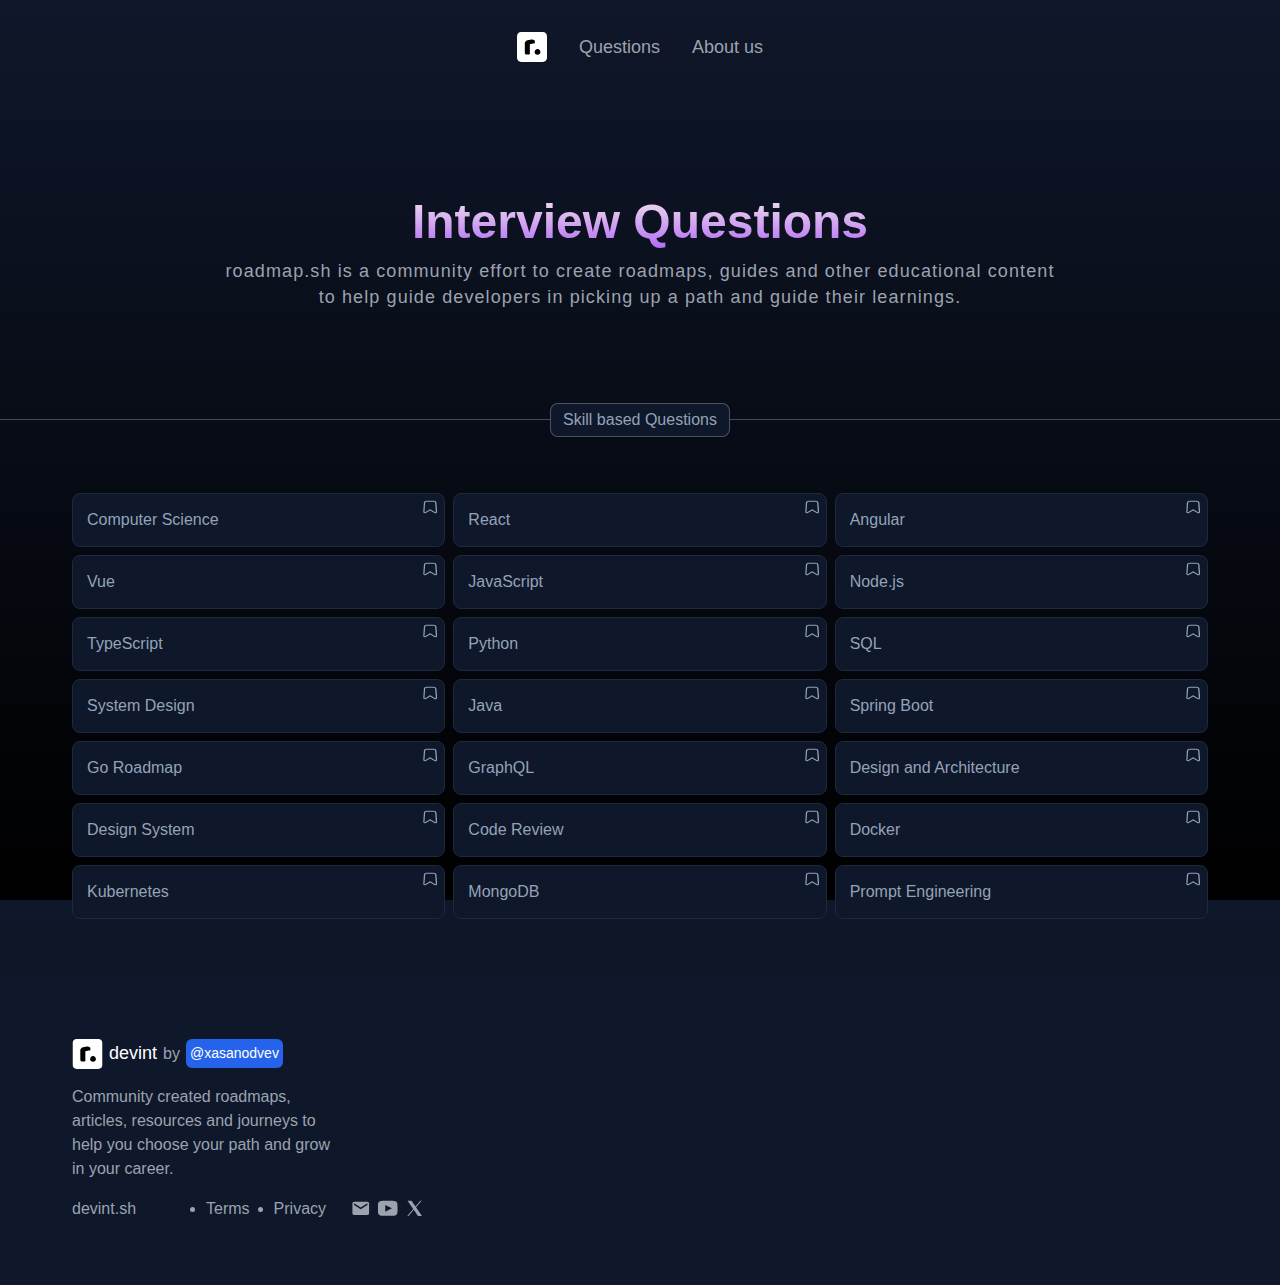
<file: index.html>
<!DOCTYPE html>
<html lang="en">
  <head>
    <meta charset="UTF-8" />
    <meta http-equiv="X-UA-Compatible" content="IE=edge" />
    <meta name="viewport" content="width=device-width, initial-scale=1.0" />

    <!-- ================== Google Fonts links ================== -->

    <!-- ================== Css links ================== -->

    <link rel="stylesheet" href="./assets/styles/normalize.css" />
    <link rel="stylesheet" href="./assets/styles/style.css" />
    <link rel="stylesheet" href="./assets/styles/index.css" />

    <!-- ================== Website Title ================== -->
    <title>Document</title>
  </head>
  <body class="page">
    <!-- ================== Website Header Section ================== -->

    <header class="header container">
      <nav class="navbar">
        <ul class="navbar__list">
          <li class="navbar__item">
            <a href="./index.html" class="navbar__item-link">
              <svg
                width="30"
                height="30"
                viewBox="0 0 30 30"
                fill="none"
                xmlns="http://www.w3.org/2000/svg"
              >
                <g clip-path="url(#clip0_1_24)">
                  <path
                    d="M0 4.13428C0 1.85088 1.85088 0 4.13428 0H25.8657C28.149 0 30 1.85088 30 4.13428V25.8657C30 28.149 28.149 30 25.8657 30H4.13428C1.85088 30 0 28.149 0 25.8657V4.13428Z"
                    fill="white"
                  />
                  <path
                    d="M12.8496 22.3378C12.6517 22.3972 12.3351 22.4565 11.8998 22.5159C11.4843 22.5753 11.0489 22.6049 10.5938 22.6049C10.1584 22.6049 9.76272 22.5753 9.40654 22.5159C9.07007 22.4565 8.78322 22.3378 8.54576 22.1597C8.3083 21.9816 8.12025 21.7442 7.9818 21.4473C7.86307 21.1307 7.80371 20.7251 7.80371 20.2304V11.3258C7.80371 10.8707 7.88279 10.4848 8.04117 10.1682C8.21926 9.83182 8.46657 9.535 8.78322 9.27773C9.09986 9.02045 9.48562 8.79296 9.94081 8.59504C10.4157 8.37741 10.9203 8.18935 11.4546 8.03108C11.9989 7.87062 12.5545 7.75156 13.1168 7.6749C13.6854 7.57641 14.2613 7.52676 14.8383 7.52649C15.7882 7.52649 16.5401 7.71444 17.0942 8.09045C17.6482 8.44663 17.9253 9.04027 17.9253 9.87137C17.9253 10.1484 17.8856 10.4255 17.8065 10.7025C17.7274 10.9597 17.6284 11.1972 17.5097 11.4148C17.0836 11.4153 16.6577 11.4351 16.2334 11.4742C15.798 11.5137 15.3726 11.5731 14.9571 11.6523C14.5415 11.7315 14.1457 11.8205 13.7698 11.9194C13.4136 11.9986 13.1068 12.0975 12.8496 12.2162V22.3378ZM17.6382 19.9632C17.6382 19.1321 17.8954 18.4396 18.4099 17.8855C18.9245 17.3314 19.6269 17.0544 20.5174 17.0544C21.4078 17.0544 22.1102 17.3314 22.6248 17.8855C23.1393 18.4396 23.3965 19.1321 23.3965 19.9632C23.3965 20.7943 23.1392 21.4869 22.6248 22.041C22.1103 22.5951 21.4078 22.8721 20.5174 22.8721C19.6269 22.8721 18.9244 22.5951 18.4099 22.041C17.8955 21.4869 17.6382 20.7943 17.6382 19.9632Z"
                    fill="black"
                  />
                </g>
                <defs>
                  <clipPath id="clip0_1_24">
                    <rect width="30" height="30" fill="white" />
                  </clipPath>
                </defs>
              </svg>
            </a>
          </li>
          <li class="navbar__item">
            <a href="./pages/questions-page.html" class="navbar__item-link">Questions</a>
          </li>
          <li class="navbar__item">
            <a href="" class="navbar__item-link">About us</a>
          </li>
        </ul>
      </nav>
    </header>

    <!-- ================== Website Hero Section ================== -->

    <div class="hero container">
      <div class="hero__info-content">
        <h1 class="hero__info-content_title">Interview Questions</h1>
        <p class="hero__info-content_subtitle">
          roadmap.sh is a community effort to create roadmaps, guides and other
          educational content to help guide developers in picking up a path and
          guide their learnings.
        </p>
      </div>
    </div>

    <div class="divisor">
      <div class="divisor__element"></div>
      <p class="divisor__title">Skill based Questions</p>
    </div>

    <!-- ================== Website Main Section ================== -->

    <main class="main container">
      <div class="main-content__wrapper">
        <a href="" class="card">
          <span class="card__title">Computer Science</span>
          <svg
            width="15"
            height="14"
            viewBox="0 0 15 14"
            fill="#9ca3af"
            xmlns="http://www.w3.org/2000/svg"
          >
            <g clip-path="url(#clip0_1_345)">
              <path
                fill-rule="evenodd"
                clip-rule="evenodd"
                d="M10.5457 0.699951H3.76618C3.0183 0.700083 2.29865 0.928424 1.75398 1.33841C1.2093 1.74841 0.880608 2.30917 0.834939 2.90635L0.159438 11.8454C0.134938 12.1667 0.252188 12.4859 0.491939 12.7456L0.580314 12.8331C1.16306 13.3679 2.17106 13.4631 2.89644 13.034L7.15593 10.5161L11.4154 13.034C11.6785 13.1896 11.9916 13.2819 12.3179 13.3C12.6443 13.3182 12.9704 13.2615 13.2578 13.1365C13.5452 13.0115 13.7821 12.8235 13.9406 12.5945C14.0991 12.3656 14.1726 12.1052 14.1524 11.844L13.4778 2.90705C13.4321 2.30968 13.1034 1.74875 12.5585 1.33862C12.0137 0.928498 11.2938 0.700083 10.5457 0.699951ZM10.5457 1.74995C11.4041 1.74995 12.1154 2.28475 12.1679 2.97075L12.8426 11.9083C12.8475 11.9702 12.8303 12.0319 12.7928 12.0862C12.7554 12.1404 12.6993 12.185 12.6312 12.2146C12.5631 12.2441 12.4859 12.2575 12.4086 12.2531C12.3313 12.2487 12.2572 12.2268 12.1951 12.1898L7.63893 9.49615C7.49909 9.41351 7.3298 9.36891 7.15593 9.36891C6.98207 9.36891 6.81278 9.41351 6.67294 9.49615L2.11593 12.1898C2.05377 12.2268 1.97968 12.2487 1.9024 12.2531C1.82512 12.2575 1.74788 12.2441 1.6798 12.2146C1.61172 12.185 1.55564 12.1404 1.51819 12.0862C1.48074 12.0319 1.46348 11.9702 1.46844 11.9083L2.14481 2.97075C2.19731 2.28475 2.90781 1.74995 3.76618 1.74995H10.5457Z"
                fill="#94A3B8"
              />
            </g>
            <defs>
              <clipPath id="clip0_1_345">
                <rect
                  width="14"
                  height="14"
                  fill="white"
                  transform="translate(0.15625)"
                />
              </clipPath>
            </defs>
          </svg>
        </a>
        <a href="" class="card">
          <span class="card__title">React</span>
          <svg
            width="15"
            height="14"
            viewBox="0 0 15 14"
            fill="#9ca3af"
            xmlns="http://www.w3.org/2000/svg"
          >
            <g clip-path="url(#clip0_1_345)">
              <path
                fill-rule="evenodd"
                clip-rule="evenodd"
                d="M10.5457 0.699951H3.76618C3.0183 0.700083 2.29865 0.928424 1.75398 1.33841C1.2093 1.74841 0.880608 2.30917 0.834939 2.90635L0.159438 11.8454C0.134938 12.1667 0.252188 12.4859 0.491939 12.7456L0.580314 12.8331C1.16306 13.3679 2.17106 13.4631 2.89644 13.034L7.15593 10.5161L11.4154 13.034C11.6785 13.1896 11.9916 13.2819 12.3179 13.3C12.6443 13.3182 12.9704 13.2615 13.2578 13.1365C13.5452 13.0115 13.7821 12.8235 13.9406 12.5945C14.0991 12.3656 14.1726 12.1052 14.1524 11.844L13.4778 2.90705C13.4321 2.30968 13.1034 1.74875 12.5585 1.33862C12.0137 0.928498 11.2938 0.700083 10.5457 0.699951ZM10.5457 1.74995C11.4041 1.74995 12.1154 2.28475 12.1679 2.97075L12.8426 11.9083C12.8475 11.9702 12.8303 12.0319 12.7928 12.0862C12.7554 12.1404 12.6993 12.185 12.6312 12.2146C12.5631 12.2441 12.4859 12.2575 12.4086 12.2531C12.3313 12.2487 12.2572 12.2268 12.1951 12.1898L7.63893 9.49615C7.49909 9.41351 7.3298 9.36891 7.15593 9.36891C6.98207 9.36891 6.81278 9.41351 6.67294 9.49615L2.11593 12.1898C2.05377 12.2268 1.97968 12.2487 1.9024 12.2531C1.82512 12.2575 1.74788 12.2441 1.6798 12.2146C1.61172 12.185 1.55564 12.1404 1.51819 12.0862C1.48074 12.0319 1.46348 11.9702 1.46844 11.9083L2.14481 2.97075C2.19731 2.28475 2.90781 1.74995 3.76618 1.74995H10.5457Z"
                fill="#94A3B8"
              />
            </g>
            <defs>
              <clipPath id="clip0_1_345">
                <rect
                  width="14"
                  height="14"
                  fill="white"
                  transform="translate(0.15625)"
                />
              </clipPath>
            </defs>
          </svg>
        </a>
        <a href="" class="card">
          <span class="card__title">Angular</span>
          <svg
            width="15"
            height="14"
            viewBox="0 0 15 14"
            fill="#9ca3af"
            xmlns="http://www.w3.org/2000/svg"
          >
            <g clip-path="url(#clip0_1_345)">
              <path
                fill-rule="evenodd"
                clip-rule="evenodd"
                d="M10.5457 0.699951H3.76618C3.0183 0.700083 2.29865 0.928424 1.75398 1.33841C1.2093 1.74841 0.880608 2.30917 0.834939 2.90635L0.159438 11.8454C0.134938 12.1667 0.252188 12.4859 0.491939 12.7456L0.580314 12.8331C1.16306 13.3679 2.17106 13.4631 2.89644 13.034L7.15593 10.5161L11.4154 13.034C11.6785 13.1896 11.9916 13.2819 12.3179 13.3C12.6443 13.3182 12.9704 13.2615 13.2578 13.1365C13.5452 13.0115 13.7821 12.8235 13.9406 12.5945C14.0991 12.3656 14.1726 12.1052 14.1524 11.844L13.4778 2.90705C13.4321 2.30968 13.1034 1.74875 12.5585 1.33862C12.0137 0.928498 11.2938 0.700083 10.5457 0.699951ZM10.5457 1.74995C11.4041 1.74995 12.1154 2.28475 12.1679 2.97075L12.8426 11.9083C12.8475 11.9702 12.8303 12.0319 12.7928 12.0862C12.7554 12.1404 12.6993 12.185 12.6312 12.2146C12.5631 12.2441 12.4859 12.2575 12.4086 12.2531C12.3313 12.2487 12.2572 12.2268 12.1951 12.1898L7.63893 9.49615C7.49909 9.41351 7.3298 9.36891 7.15593 9.36891C6.98207 9.36891 6.81278 9.41351 6.67294 9.49615L2.11593 12.1898C2.05377 12.2268 1.97968 12.2487 1.9024 12.2531C1.82512 12.2575 1.74788 12.2441 1.6798 12.2146C1.61172 12.185 1.55564 12.1404 1.51819 12.0862C1.48074 12.0319 1.46348 11.9702 1.46844 11.9083L2.14481 2.97075C2.19731 2.28475 2.90781 1.74995 3.76618 1.74995H10.5457Z"
                fill="#94A3B8"
              />
            </g>
            <defs>
              <clipPath id="clip0_1_345">
                <rect
                  width="14"
                  height="14"
                  fill="white"
                  transform="translate(0.15625)"
                />
              </clipPath>
            </defs>
          </svg>
        </a>
        <a href="" class="card">
          <span class="card__title">Vue</span>
          <svg
            width="15"
            height="14"
            viewBox="0 0 15 14"
            fill="#9ca3af"
            xmlns="http://www.w3.org/2000/svg"
          >
            <g clip-path="url(#clip0_1_345)">
              <path
                fill-rule="evenodd"
                clip-rule="evenodd"
                d="M10.5457 0.699951H3.76618C3.0183 0.700083 2.29865 0.928424 1.75398 1.33841C1.2093 1.74841 0.880608 2.30917 0.834939 2.90635L0.159438 11.8454C0.134938 12.1667 0.252188 12.4859 0.491939 12.7456L0.580314 12.8331C1.16306 13.3679 2.17106 13.4631 2.89644 13.034L7.15593 10.5161L11.4154 13.034C11.6785 13.1896 11.9916 13.2819 12.3179 13.3C12.6443 13.3182 12.9704 13.2615 13.2578 13.1365C13.5452 13.0115 13.7821 12.8235 13.9406 12.5945C14.0991 12.3656 14.1726 12.1052 14.1524 11.844L13.4778 2.90705C13.4321 2.30968 13.1034 1.74875 12.5585 1.33862C12.0137 0.928498 11.2938 0.700083 10.5457 0.699951ZM10.5457 1.74995C11.4041 1.74995 12.1154 2.28475 12.1679 2.97075L12.8426 11.9083C12.8475 11.9702 12.8303 12.0319 12.7928 12.0862C12.7554 12.1404 12.6993 12.185 12.6312 12.2146C12.5631 12.2441 12.4859 12.2575 12.4086 12.2531C12.3313 12.2487 12.2572 12.2268 12.1951 12.1898L7.63893 9.49615C7.49909 9.41351 7.3298 9.36891 7.15593 9.36891C6.98207 9.36891 6.81278 9.41351 6.67294 9.49615L2.11593 12.1898C2.05377 12.2268 1.97968 12.2487 1.9024 12.2531C1.82512 12.2575 1.74788 12.2441 1.6798 12.2146C1.61172 12.185 1.55564 12.1404 1.51819 12.0862C1.48074 12.0319 1.46348 11.9702 1.46844 11.9083L2.14481 2.97075C2.19731 2.28475 2.90781 1.74995 3.76618 1.74995H10.5457Z"
                fill="#94A3B8"
              />
            </g>
            <defs>
              <clipPath id="clip0_1_345">
                <rect
                  width="14"
                  height="14"
                  fill="white"
                  transform="translate(0.15625)"
                />
              </clipPath>
            </defs>
          </svg>
        </a>
        <a href="" class="card">
          <span class="card__title">JavaScript</span>
          <svg
            width="15"
            height="14"
            viewBox="0 0 15 14"
            fill="#9ca3af"
            xmlns="http://www.w3.org/2000/svg"
          >
            <g clip-path="url(#clip0_1_345)">
              <path
                fill-rule="evenodd"
                clip-rule="evenodd"
                d="M10.5457 0.699951H3.76618C3.0183 0.700083 2.29865 0.928424 1.75398 1.33841C1.2093 1.74841 0.880608 2.30917 0.834939 2.90635L0.159438 11.8454C0.134938 12.1667 0.252188 12.4859 0.491939 12.7456L0.580314 12.8331C1.16306 13.3679 2.17106 13.4631 2.89644 13.034L7.15593 10.5161L11.4154 13.034C11.6785 13.1896 11.9916 13.2819 12.3179 13.3C12.6443 13.3182 12.9704 13.2615 13.2578 13.1365C13.5452 13.0115 13.7821 12.8235 13.9406 12.5945C14.0991 12.3656 14.1726 12.1052 14.1524 11.844L13.4778 2.90705C13.4321 2.30968 13.1034 1.74875 12.5585 1.33862C12.0137 0.928498 11.2938 0.700083 10.5457 0.699951ZM10.5457 1.74995C11.4041 1.74995 12.1154 2.28475 12.1679 2.97075L12.8426 11.9083C12.8475 11.9702 12.8303 12.0319 12.7928 12.0862C12.7554 12.1404 12.6993 12.185 12.6312 12.2146C12.5631 12.2441 12.4859 12.2575 12.4086 12.2531C12.3313 12.2487 12.2572 12.2268 12.1951 12.1898L7.63893 9.49615C7.49909 9.41351 7.3298 9.36891 7.15593 9.36891C6.98207 9.36891 6.81278 9.41351 6.67294 9.49615L2.11593 12.1898C2.05377 12.2268 1.97968 12.2487 1.9024 12.2531C1.82512 12.2575 1.74788 12.2441 1.6798 12.2146C1.61172 12.185 1.55564 12.1404 1.51819 12.0862C1.48074 12.0319 1.46348 11.9702 1.46844 11.9083L2.14481 2.97075C2.19731 2.28475 2.90781 1.74995 3.76618 1.74995H10.5457Z"
                fill="#94A3B8"
              />
            </g>
            <defs>
              <clipPath id="clip0_1_345">
                <rect
                  width="14"
                  height="14"
                  fill="white"
                  transform="translate(0.15625)"
                />
              </clipPath>
            </defs>
          </svg>
        </a>
        <a href="" class="card">
          <span class="card__title">Node.js</span>
          <svg
            width="15"
            height="14"
            viewBox="0 0 15 14"
            fill="#9ca3af"
            xmlns="http://www.w3.org/2000/svg"
          >
            <g clip-path="url(#clip0_1_345)">
              <path
                fill-rule="evenodd"
                clip-rule="evenodd"
                d="M10.5457 0.699951H3.76618C3.0183 0.700083 2.29865 0.928424 1.75398 1.33841C1.2093 1.74841 0.880608 2.30917 0.834939 2.90635L0.159438 11.8454C0.134938 12.1667 0.252188 12.4859 0.491939 12.7456L0.580314 12.8331C1.16306 13.3679 2.17106 13.4631 2.89644 13.034L7.15593 10.5161L11.4154 13.034C11.6785 13.1896 11.9916 13.2819 12.3179 13.3C12.6443 13.3182 12.9704 13.2615 13.2578 13.1365C13.5452 13.0115 13.7821 12.8235 13.9406 12.5945C14.0991 12.3656 14.1726 12.1052 14.1524 11.844L13.4778 2.90705C13.4321 2.30968 13.1034 1.74875 12.5585 1.33862C12.0137 0.928498 11.2938 0.700083 10.5457 0.699951ZM10.5457 1.74995C11.4041 1.74995 12.1154 2.28475 12.1679 2.97075L12.8426 11.9083C12.8475 11.9702 12.8303 12.0319 12.7928 12.0862C12.7554 12.1404 12.6993 12.185 12.6312 12.2146C12.5631 12.2441 12.4859 12.2575 12.4086 12.2531C12.3313 12.2487 12.2572 12.2268 12.1951 12.1898L7.63893 9.49615C7.49909 9.41351 7.3298 9.36891 7.15593 9.36891C6.98207 9.36891 6.81278 9.41351 6.67294 9.49615L2.11593 12.1898C2.05377 12.2268 1.97968 12.2487 1.9024 12.2531C1.82512 12.2575 1.74788 12.2441 1.6798 12.2146C1.61172 12.185 1.55564 12.1404 1.51819 12.0862C1.48074 12.0319 1.46348 11.9702 1.46844 11.9083L2.14481 2.97075C2.19731 2.28475 2.90781 1.74995 3.76618 1.74995H10.5457Z"
                fill="#94A3B8"
              />
            </g>
            <defs>
              <clipPath id="clip0_1_345">
                <rect
                  width="14"
                  height="14"
                  fill="white"
                  transform="translate(0.15625)"
                />
              </clipPath>
            </defs>
          </svg>
        </a>
        <a href="" class="card">
          <span class="card__title">TypeScript</span>
          <svg
            width="15"
            height="14"
            viewBox="0 0 15 14"
            fill="#9ca3af"
            xmlns="http://www.w3.org/2000/svg"
          >
            <g clip-path="url(#clip0_1_345)">
              <path
                fill-rule="evenodd"
                clip-rule="evenodd"
                d="M10.5457 0.699951H3.76618C3.0183 0.700083 2.29865 0.928424 1.75398 1.33841C1.2093 1.74841 0.880608 2.30917 0.834939 2.90635L0.159438 11.8454C0.134938 12.1667 0.252188 12.4859 0.491939 12.7456L0.580314 12.8331C1.16306 13.3679 2.17106 13.4631 2.89644 13.034L7.15593 10.5161L11.4154 13.034C11.6785 13.1896 11.9916 13.2819 12.3179 13.3C12.6443 13.3182 12.9704 13.2615 13.2578 13.1365C13.5452 13.0115 13.7821 12.8235 13.9406 12.5945C14.0991 12.3656 14.1726 12.1052 14.1524 11.844L13.4778 2.90705C13.4321 2.30968 13.1034 1.74875 12.5585 1.33862C12.0137 0.928498 11.2938 0.700083 10.5457 0.699951ZM10.5457 1.74995C11.4041 1.74995 12.1154 2.28475 12.1679 2.97075L12.8426 11.9083C12.8475 11.9702 12.8303 12.0319 12.7928 12.0862C12.7554 12.1404 12.6993 12.185 12.6312 12.2146C12.5631 12.2441 12.4859 12.2575 12.4086 12.2531C12.3313 12.2487 12.2572 12.2268 12.1951 12.1898L7.63893 9.49615C7.49909 9.41351 7.3298 9.36891 7.15593 9.36891C6.98207 9.36891 6.81278 9.41351 6.67294 9.49615L2.11593 12.1898C2.05377 12.2268 1.97968 12.2487 1.9024 12.2531C1.82512 12.2575 1.74788 12.2441 1.6798 12.2146C1.61172 12.185 1.55564 12.1404 1.51819 12.0862C1.48074 12.0319 1.46348 11.9702 1.46844 11.9083L2.14481 2.97075C2.19731 2.28475 2.90781 1.74995 3.76618 1.74995H10.5457Z"
                fill="#94A3B8"
              />
            </g>
            <defs>
              <clipPath id="clip0_1_345">
                <rect
                  width="14"
                  height="14"
                  fill="white"
                  transform="translate(0.15625)"
                />
              </clipPath>
            </defs>
          </svg>
        </a>
        <a href="" class="card">
          <span class="card__title">Python</span>
          <svg
            width="15"
            height="14"
            viewBox="0 0 15 14"
            fill="#9ca3af"
            xmlns="http://www.w3.org/2000/svg"
          >
            <g clip-path="url(#clip0_1_345)">
              <path
                fill-rule="evenodd"
                clip-rule="evenodd"
                d="M10.5457 0.699951H3.76618C3.0183 0.700083 2.29865 0.928424 1.75398 1.33841C1.2093 1.74841 0.880608 2.30917 0.834939 2.90635L0.159438 11.8454C0.134938 12.1667 0.252188 12.4859 0.491939 12.7456L0.580314 12.8331C1.16306 13.3679 2.17106 13.4631 2.89644 13.034L7.15593 10.5161L11.4154 13.034C11.6785 13.1896 11.9916 13.2819 12.3179 13.3C12.6443 13.3182 12.9704 13.2615 13.2578 13.1365C13.5452 13.0115 13.7821 12.8235 13.9406 12.5945C14.0991 12.3656 14.1726 12.1052 14.1524 11.844L13.4778 2.90705C13.4321 2.30968 13.1034 1.74875 12.5585 1.33862C12.0137 0.928498 11.2938 0.700083 10.5457 0.699951ZM10.5457 1.74995C11.4041 1.74995 12.1154 2.28475 12.1679 2.97075L12.8426 11.9083C12.8475 11.9702 12.8303 12.0319 12.7928 12.0862C12.7554 12.1404 12.6993 12.185 12.6312 12.2146C12.5631 12.2441 12.4859 12.2575 12.4086 12.2531C12.3313 12.2487 12.2572 12.2268 12.1951 12.1898L7.63893 9.49615C7.49909 9.41351 7.3298 9.36891 7.15593 9.36891C6.98207 9.36891 6.81278 9.41351 6.67294 9.49615L2.11593 12.1898C2.05377 12.2268 1.97968 12.2487 1.9024 12.2531C1.82512 12.2575 1.74788 12.2441 1.6798 12.2146C1.61172 12.185 1.55564 12.1404 1.51819 12.0862C1.48074 12.0319 1.46348 11.9702 1.46844 11.9083L2.14481 2.97075C2.19731 2.28475 2.90781 1.74995 3.76618 1.74995H10.5457Z"
                fill="#94A3B8"
              />
            </g>
            <defs>
              <clipPath id="clip0_1_345">
                <rect
                  width="14"
                  height="14"
                  fill="white"
                  transform="translate(0.15625)"
                />
              </clipPath>
            </defs>
          </svg>
        </a>
        <a href="" class="card">
          <span class="card__title">SQL</span>
          <svg
            width="15"
            height="14"
            viewBox="0 0 15 14"
            fill="#9ca3af"
            xmlns="http://www.w3.org/2000/svg"
          >
            <g clip-path="url(#clip0_1_345)">
              <path
                fill-rule="evenodd"
                clip-rule="evenodd"
                d="M10.5457 0.699951H3.76618C3.0183 0.700083 2.29865 0.928424 1.75398 1.33841C1.2093 1.74841 0.880608 2.30917 0.834939 2.90635L0.159438 11.8454C0.134938 12.1667 0.252188 12.4859 0.491939 12.7456L0.580314 12.8331C1.16306 13.3679 2.17106 13.4631 2.89644 13.034L7.15593 10.5161L11.4154 13.034C11.6785 13.1896 11.9916 13.2819 12.3179 13.3C12.6443 13.3182 12.9704 13.2615 13.2578 13.1365C13.5452 13.0115 13.7821 12.8235 13.9406 12.5945C14.0991 12.3656 14.1726 12.1052 14.1524 11.844L13.4778 2.90705C13.4321 2.30968 13.1034 1.74875 12.5585 1.33862C12.0137 0.928498 11.2938 0.700083 10.5457 0.699951ZM10.5457 1.74995C11.4041 1.74995 12.1154 2.28475 12.1679 2.97075L12.8426 11.9083C12.8475 11.9702 12.8303 12.0319 12.7928 12.0862C12.7554 12.1404 12.6993 12.185 12.6312 12.2146C12.5631 12.2441 12.4859 12.2575 12.4086 12.2531C12.3313 12.2487 12.2572 12.2268 12.1951 12.1898L7.63893 9.49615C7.49909 9.41351 7.3298 9.36891 7.15593 9.36891C6.98207 9.36891 6.81278 9.41351 6.67294 9.49615L2.11593 12.1898C2.05377 12.2268 1.97968 12.2487 1.9024 12.2531C1.82512 12.2575 1.74788 12.2441 1.6798 12.2146C1.61172 12.185 1.55564 12.1404 1.51819 12.0862C1.48074 12.0319 1.46348 11.9702 1.46844 11.9083L2.14481 2.97075C2.19731 2.28475 2.90781 1.74995 3.76618 1.74995H10.5457Z"
                fill="#94A3B8"
              />
            </g>
            <defs>
              <clipPath id="clip0_1_345">
                <rect
                  width="14"
                  height="14"
                  fill="white"
                  transform="translate(0.15625)"
                />
              </clipPath>
            </defs>
          </svg>
        </a>
        <a href="" class="card">
          <span class="card__title">System Design</span>
          <svg
            width="15"
            height="14"
            viewBox="0 0 15 14"
            fill="#9ca3af"
            xmlns="http://www.w3.org/2000/svg"
          >
            <g clip-path="url(#clip0_1_345)">
              <path
                fill-rule="evenodd"
                clip-rule="evenodd"
                d="M10.5457 0.699951H3.76618C3.0183 0.700083 2.29865 0.928424 1.75398 1.33841C1.2093 1.74841 0.880608 2.30917 0.834939 2.90635L0.159438 11.8454C0.134938 12.1667 0.252188 12.4859 0.491939 12.7456L0.580314 12.8331C1.16306 13.3679 2.17106 13.4631 2.89644 13.034L7.15593 10.5161L11.4154 13.034C11.6785 13.1896 11.9916 13.2819 12.3179 13.3C12.6443 13.3182 12.9704 13.2615 13.2578 13.1365C13.5452 13.0115 13.7821 12.8235 13.9406 12.5945C14.0991 12.3656 14.1726 12.1052 14.1524 11.844L13.4778 2.90705C13.4321 2.30968 13.1034 1.74875 12.5585 1.33862C12.0137 0.928498 11.2938 0.700083 10.5457 0.699951ZM10.5457 1.74995C11.4041 1.74995 12.1154 2.28475 12.1679 2.97075L12.8426 11.9083C12.8475 11.9702 12.8303 12.0319 12.7928 12.0862C12.7554 12.1404 12.6993 12.185 12.6312 12.2146C12.5631 12.2441 12.4859 12.2575 12.4086 12.2531C12.3313 12.2487 12.2572 12.2268 12.1951 12.1898L7.63893 9.49615C7.49909 9.41351 7.3298 9.36891 7.15593 9.36891C6.98207 9.36891 6.81278 9.41351 6.67294 9.49615L2.11593 12.1898C2.05377 12.2268 1.97968 12.2487 1.9024 12.2531C1.82512 12.2575 1.74788 12.2441 1.6798 12.2146C1.61172 12.185 1.55564 12.1404 1.51819 12.0862C1.48074 12.0319 1.46348 11.9702 1.46844 11.9083L2.14481 2.97075C2.19731 2.28475 2.90781 1.74995 3.76618 1.74995H10.5457Z"
                fill="#94A3B8"
              />
            </g>
            <defs>
              <clipPath id="clip0_1_345">
                <rect
                  width="14"
                  height="14"
                  fill="white"
                  transform="translate(0.15625)"
                />
              </clipPath>
            </defs>
          </svg>
        </a>
        <a href="" class="card">
          <span class="card__title">Java</span>
          <svg
            width="15"
            height="14"
            viewBox="0 0 15 14"
            fill="#9ca3af"
            xmlns="http://www.w3.org/2000/svg"
          >
            <g clip-path="url(#clip0_1_345)">
              <path
                fill-rule="evenodd"
                clip-rule="evenodd"
                d="M10.5457 0.699951H3.76618C3.0183 0.700083 2.29865 0.928424 1.75398 1.33841C1.2093 1.74841 0.880608 2.30917 0.834939 2.90635L0.159438 11.8454C0.134938 12.1667 0.252188 12.4859 0.491939 12.7456L0.580314 12.8331C1.16306 13.3679 2.17106 13.4631 2.89644 13.034L7.15593 10.5161L11.4154 13.034C11.6785 13.1896 11.9916 13.2819 12.3179 13.3C12.6443 13.3182 12.9704 13.2615 13.2578 13.1365C13.5452 13.0115 13.7821 12.8235 13.9406 12.5945C14.0991 12.3656 14.1726 12.1052 14.1524 11.844L13.4778 2.90705C13.4321 2.30968 13.1034 1.74875 12.5585 1.33862C12.0137 0.928498 11.2938 0.700083 10.5457 0.699951ZM10.5457 1.74995C11.4041 1.74995 12.1154 2.28475 12.1679 2.97075L12.8426 11.9083C12.8475 11.9702 12.8303 12.0319 12.7928 12.0862C12.7554 12.1404 12.6993 12.185 12.6312 12.2146C12.5631 12.2441 12.4859 12.2575 12.4086 12.2531C12.3313 12.2487 12.2572 12.2268 12.1951 12.1898L7.63893 9.49615C7.49909 9.41351 7.3298 9.36891 7.15593 9.36891C6.98207 9.36891 6.81278 9.41351 6.67294 9.49615L2.11593 12.1898C2.05377 12.2268 1.97968 12.2487 1.9024 12.2531C1.82512 12.2575 1.74788 12.2441 1.6798 12.2146C1.61172 12.185 1.55564 12.1404 1.51819 12.0862C1.48074 12.0319 1.46348 11.9702 1.46844 11.9083L2.14481 2.97075C2.19731 2.28475 2.90781 1.74995 3.76618 1.74995H10.5457Z"
                fill="#94A3B8"
              />
            </g>
            <defs>
              <clipPath id="clip0_1_345">
                <rect
                  width="14"
                  height="14"
                  fill="white"
                  transform="translate(0.15625)"
                />
              </clipPath>
            </defs>
          </svg>
        </a>
        <a href="" class="card">
          <span class="card__title">Spring Boot</span>
          <svg
            width="15"
            height="14"
            viewBox="0 0 15 14"
            fill="#9ca3af"
            xmlns="http://www.w3.org/2000/svg"
          >
            <g clip-path="url(#clip0_1_345)">
              <path
                fill-rule="evenodd"
                clip-rule="evenodd"
                d="M10.5457 0.699951H3.76618C3.0183 0.700083 2.29865 0.928424 1.75398 1.33841C1.2093 1.74841 0.880608 2.30917 0.834939 2.90635L0.159438 11.8454C0.134938 12.1667 0.252188 12.4859 0.491939 12.7456L0.580314 12.8331C1.16306 13.3679 2.17106 13.4631 2.89644 13.034L7.15593 10.5161L11.4154 13.034C11.6785 13.1896 11.9916 13.2819 12.3179 13.3C12.6443 13.3182 12.9704 13.2615 13.2578 13.1365C13.5452 13.0115 13.7821 12.8235 13.9406 12.5945C14.0991 12.3656 14.1726 12.1052 14.1524 11.844L13.4778 2.90705C13.4321 2.30968 13.1034 1.74875 12.5585 1.33862C12.0137 0.928498 11.2938 0.700083 10.5457 0.699951ZM10.5457 1.74995C11.4041 1.74995 12.1154 2.28475 12.1679 2.97075L12.8426 11.9083C12.8475 11.9702 12.8303 12.0319 12.7928 12.0862C12.7554 12.1404 12.6993 12.185 12.6312 12.2146C12.5631 12.2441 12.4859 12.2575 12.4086 12.2531C12.3313 12.2487 12.2572 12.2268 12.1951 12.1898L7.63893 9.49615C7.49909 9.41351 7.3298 9.36891 7.15593 9.36891C6.98207 9.36891 6.81278 9.41351 6.67294 9.49615L2.11593 12.1898C2.05377 12.2268 1.97968 12.2487 1.9024 12.2531C1.82512 12.2575 1.74788 12.2441 1.6798 12.2146C1.61172 12.185 1.55564 12.1404 1.51819 12.0862C1.48074 12.0319 1.46348 11.9702 1.46844 11.9083L2.14481 2.97075C2.19731 2.28475 2.90781 1.74995 3.76618 1.74995H10.5457Z"
                fill="#94A3B8"
              />
            </g>
            <defs>
              <clipPath id="clip0_1_345">
                <rect
                  width="14"
                  height="14"
                  fill="white"
                  transform="translate(0.15625)"
                />
              </clipPath>
            </defs>
          </svg>
        </a>
        <a href="" class="card">
          <span class="card__title">Go Roadmap</span>
          <svg
            width="15"
            height="14"
            viewBox="0 0 15 14"
            fill="#9ca3af"
            xmlns="http://www.w3.org/2000/svg"
          >
            <g clip-path="url(#clip0_1_345)">
              <path
                fill-rule="evenodd"
                clip-rule="evenodd"
                d="M10.5457 0.699951H3.76618C3.0183 0.700083 2.29865 0.928424 1.75398 1.33841C1.2093 1.74841 0.880608 2.30917 0.834939 2.90635L0.159438 11.8454C0.134938 12.1667 0.252188 12.4859 0.491939 12.7456L0.580314 12.8331C1.16306 13.3679 2.17106 13.4631 2.89644 13.034L7.15593 10.5161L11.4154 13.034C11.6785 13.1896 11.9916 13.2819 12.3179 13.3C12.6443 13.3182 12.9704 13.2615 13.2578 13.1365C13.5452 13.0115 13.7821 12.8235 13.9406 12.5945C14.0991 12.3656 14.1726 12.1052 14.1524 11.844L13.4778 2.90705C13.4321 2.30968 13.1034 1.74875 12.5585 1.33862C12.0137 0.928498 11.2938 0.700083 10.5457 0.699951ZM10.5457 1.74995C11.4041 1.74995 12.1154 2.28475 12.1679 2.97075L12.8426 11.9083C12.8475 11.9702 12.8303 12.0319 12.7928 12.0862C12.7554 12.1404 12.6993 12.185 12.6312 12.2146C12.5631 12.2441 12.4859 12.2575 12.4086 12.2531C12.3313 12.2487 12.2572 12.2268 12.1951 12.1898L7.63893 9.49615C7.49909 9.41351 7.3298 9.36891 7.15593 9.36891C6.98207 9.36891 6.81278 9.41351 6.67294 9.49615L2.11593 12.1898C2.05377 12.2268 1.97968 12.2487 1.9024 12.2531C1.82512 12.2575 1.74788 12.2441 1.6798 12.2146C1.61172 12.185 1.55564 12.1404 1.51819 12.0862C1.48074 12.0319 1.46348 11.9702 1.46844 11.9083L2.14481 2.97075C2.19731 2.28475 2.90781 1.74995 3.76618 1.74995H10.5457Z"
                fill="#94A3B8"
              />
            </g>
            <defs>
              <clipPath id="clip0_1_345">
                <rect
                  width="14"
                  height="14"
                  fill="white"
                  transform="translate(0.15625)"
                />
              </clipPath>
            </defs>
          </svg>
        </a>
        <a href="" class="card">
          <span class="card__title">GraphQL</span>
          <svg
            width="15"
            height="14"
            viewBox="0 0 15 14"
            fill="#9ca3af"
            xmlns="http://www.w3.org/2000/svg"
          >
            <g clip-path="url(#clip0_1_345)">
              <path
                fill-rule="evenodd"
                clip-rule="evenodd"
                d="M10.5457 0.699951H3.76618C3.0183 0.700083 2.29865 0.928424 1.75398 1.33841C1.2093 1.74841 0.880608 2.30917 0.834939 2.90635L0.159438 11.8454C0.134938 12.1667 0.252188 12.4859 0.491939 12.7456L0.580314 12.8331C1.16306 13.3679 2.17106 13.4631 2.89644 13.034L7.15593 10.5161L11.4154 13.034C11.6785 13.1896 11.9916 13.2819 12.3179 13.3C12.6443 13.3182 12.9704 13.2615 13.2578 13.1365C13.5452 13.0115 13.7821 12.8235 13.9406 12.5945C14.0991 12.3656 14.1726 12.1052 14.1524 11.844L13.4778 2.90705C13.4321 2.30968 13.1034 1.74875 12.5585 1.33862C12.0137 0.928498 11.2938 0.700083 10.5457 0.699951ZM10.5457 1.74995C11.4041 1.74995 12.1154 2.28475 12.1679 2.97075L12.8426 11.9083C12.8475 11.9702 12.8303 12.0319 12.7928 12.0862C12.7554 12.1404 12.6993 12.185 12.6312 12.2146C12.5631 12.2441 12.4859 12.2575 12.4086 12.2531C12.3313 12.2487 12.2572 12.2268 12.1951 12.1898L7.63893 9.49615C7.49909 9.41351 7.3298 9.36891 7.15593 9.36891C6.98207 9.36891 6.81278 9.41351 6.67294 9.49615L2.11593 12.1898C2.05377 12.2268 1.97968 12.2487 1.9024 12.2531C1.82512 12.2575 1.74788 12.2441 1.6798 12.2146C1.61172 12.185 1.55564 12.1404 1.51819 12.0862C1.48074 12.0319 1.46348 11.9702 1.46844 11.9083L2.14481 2.97075C2.19731 2.28475 2.90781 1.74995 3.76618 1.74995H10.5457Z"
                fill="#94A3B8"
              />
            </g>
            <defs>
              <clipPath id="clip0_1_345">
                <rect
                  width="14"
                  height="14"
                  fill="white"
                  transform="translate(0.15625)"
                />
              </clipPath>
            </defs>
          </svg>
        </a>
        <a href="" class="card">
          <span class="card__title">Design and Architecture</span>
          <svg
            width="15"
            height="14"
            viewBox="0 0 15 14"
            fill="#9ca3af"
            xmlns="http://www.w3.org/2000/svg"
          >
            <g clip-path="url(#clip0_1_345)">
              <path
                fill-rule="evenodd"
                clip-rule="evenodd"
                d="M10.5457 0.699951H3.76618C3.0183 0.700083 2.29865 0.928424 1.75398 1.33841C1.2093 1.74841 0.880608 2.30917 0.834939 2.90635L0.159438 11.8454C0.134938 12.1667 0.252188 12.4859 0.491939 12.7456L0.580314 12.8331C1.16306 13.3679 2.17106 13.4631 2.89644 13.034L7.15593 10.5161L11.4154 13.034C11.6785 13.1896 11.9916 13.2819 12.3179 13.3C12.6443 13.3182 12.9704 13.2615 13.2578 13.1365C13.5452 13.0115 13.7821 12.8235 13.9406 12.5945C14.0991 12.3656 14.1726 12.1052 14.1524 11.844L13.4778 2.90705C13.4321 2.30968 13.1034 1.74875 12.5585 1.33862C12.0137 0.928498 11.2938 0.700083 10.5457 0.699951ZM10.5457 1.74995C11.4041 1.74995 12.1154 2.28475 12.1679 2.97075L12.8426 11.9083C12.8475 11.9702 12.8303 12.0319 12.7928 12.0862C12.7554 12.1404 12.6993 12.185 12.6312 12.2146C12.5631 12.2441 12.4859 12.2575 12.4086 12.2531C12.3313 12.2487 12.2572 12.2268 12.1951 12.1898L7.63893 9.49615C7.49909 9.41351 7.3298 9.36891 7.15593 9.36891C6.98207 9.36891 6.81278 9.41351 6.67294 9.49615L2.11593 12.1898C2.05377 12.2268 1.97968 12.2487 1.9024 12.2531C1.82512 12.2575 1.74788 12.2441 1.6798 12.2146C1.61172 12.185 1.55564 12.1404 1.51819 12.0862C1.48074 12.0319 1.46348 11.9702 1.46844 11.9083L2.14481 2.97075C2.19731 2.28475 2.90781 1.74995 3.76618 1.74995H10.5457Z"
                fill="#94A3B8"
              />
            </g>
            <defs>
              <clipPath id="clip0_1_345">
                <rect
                  width="14"
                  height="14"
                  fill="white"
                  transform="translate(0.15625)"
                />
              </clipPath>
            </defs>
          </svg>
        </a>
        <a href="" class="card">
          <span class="card__title">Design System</span>
          <svg
            width="15"
            height="14"
            viewBox="0 0 15 14"
            fill="#9ca3af"
            xmlns="http://www.w3.org/2000/svg"
          >
            <g clip-path="url(#clip0_1_345)">
              <path
                fill-rule="evenodd"
                clip-rule="evenodd"
                d="M10.5457 0.699951H3.76618C3.0183 0.700083 2.29865 0.928424 1.75398 1.33841C1.2093 1.74841 0.880608 2.30917 0.834939 2.90635L0.159438 11.8454C0.134938 12.1667 0.252188 12.4859 0.491939 12.7456L0.580314 12.8331C1.16306 13.3679 2.17106 13.4631 2.89644 13.034L7.15593 10.5161L11.4154 13.034C11.6785 13.1896 11.9916 13.2819 12.3179 13.3C12.6443 13.3182 12.9704 13.2615 13.2578 13.1365C13.5452 13.0115 13.7821 12.8235 13.9406 12.5945C14.0991 12.3656 14.1726 12.1052 14.1524 11.844L13.4778 2.90705C13.4321 2.30968 13.1034 1.74875 12.5585 1.33862C12.0137 0.928498 11.2938 0.700083 10.5457 0.699951ZM10.5457 1.74995C11.4041 1.74995 12.1154 2.28475 12.1679 2.97075L12.8426 11.9083C12.8475 11.9702 12.8303 12.0319 12.7928 12.0862C12.7554 12.1404 12.6993 12.185 12.6312 12.2146C12.5631 12.2441 12.4859 12.2575 12.4086 12.2531C12.3313 12.2487 12.2572 12.2268 12.1951 12.1898L7.63893 9.49615C7.49909 9.41351 7.3298 9.36891 7.15593 9.36891C6.98207 9.36891 6.81278 9.41351 6.67294 9.49615L2.11593 12.1898C2.05377 12.2268 1.97968 12.2487 1.9024 12.2531C1.82512 12.2575 1.74788 12.2441 1.6798 12.2146C1.61172 12.185 1.55564 12.1404 1.51819 12.0862C1.48074 12.0319 1.46348 11.9702 1.46844 11.9083L2.14481 2.97075C2.19731 2.28475 2.90781 1.74995 3.76618 1.74995H10.5457Z"
                fill="#94A3B8"
              />
            </g>
            <defs>
              <clipPath id="clip0_1_345">
                <rect
                  width="14"
                  height="14"
                  fill="white"
                  transform="translate(0.15625)"
                />
              </clipPath>
            </defs>
          </svg>
        </a>
        <a href="" class="card">
          <span class="card__title">Code Review</span>
          <svg
            width="15"
            height="14"
            viewBox="0 0 15 14"
            fill="#9ca3af"
            xmlns="http://www.w3.org/2000/svg"
          >
            <g clip-path="url(#clip0_1_345)">
              <path
                fill-rule="evenodd"
                clip-rule="evenodd"
                d="M10.5457 0.699951H3.76618C3.0183 0.700083 2.29865 0.928424 1.75398 1.33841C1.2093 1.74841 0.880608 2.30917 0.834939 2.90635L0.159438 11.8454C0.134938 12.1667 0.252188 12.4859 0.491939 12.7456L0.580314 12.8331C1.16306 13.3679 2.17106 13.4631 2.89644 13.034L7.15593 10.5161L11.4154 13.034C11.6785 13.1896 11.9916 13.2819 12.3179 13.3C12.6443 13.3182 12.9704 13.2615 13.2578 13.1365C13.5452 13.0115 13.7821 12.8235 13.9406 12.5945C14.0991 12.3656 14.1726 12.1052 14.1524 11.844L13.4778 2.90705C13.4321 2.30968 13.1034 1.74875 12.5585 1.33862C12.0137 0.928498 11.2938 0.700083 10.5457 0.699951ZM10.5457 1.74995C11.4041 1.74995 12.1154 2.28475 12.1679 2.97075L12.8426 11.9083C12.8475 11.9702 12.8303 12.0319 12.7928 12.0862C12.7554 12.1404 12.6993 12.185 12.6312 12.2146C12.5631 12.2441 12.4859 12.2575 12.4086 12.2531C12.3313 12.2487 12.2572 12.2268 12.1951 12.1898L7.63893 9.49615C7.49909 9.41351 7.3298 9.36891 7.15593 9.36891C6.98207 9.36891 6.81278 9.41351 6.67294 9.49615L2.11593 12.1898C2.05377 12.2268 1.97968 12.2487 1.9024 12.2531C1.82512 12.2575 1.74788 12.2441 1.6798 12.2146C1.61172 12.185 1.55564 12.1404 1.51819 12.0862C1.48074 12.0319 1.46348 11.9702 1.46844 11.9083L2.14481 2.97075C2.19731 2.28475 2.90781 1.74995 3.76618 1.74995H10.5457Z"
                fill="#94A3B8"
              />
            </g>
            <defs>
              <clipPath id="clip0_1_345">
                <rect
                  width="14"
                  height="14"
                  fill="white"
                  transform="translate(0.15625)"
                />
              </clipPath>
            </defs>
          </svg>
        </a>
        <a href="" class="card">
          <span class="card__title">Docker</span>
          <svg
            width="15"
            height="14"
            viewBox="0 0 15 14"
            fill="#9ca3af"
            xmlns="http://www.w3.org/2000/svg"
          >
            <g clip-path="url(#clip0_1_345)">
              <path
                fill-rule="evenodd"
                clip-rule="evenodd"
                d="M10.5457 0.699951H3.76618C3.0183 0.700083 2.29865 0.928424 1.75398 1.33841C1.2093 1.74841 0.880608 2.30917 0.834939 2.90635L0.159438 11.8454C0.134938 12.1667 0.252188 12.4859 0.491939 12.7456L0.580314 12.8331C1.16306 13.3679 2.17106 13.4631 2.89644 13.034L7.15593 10.5161L11.4154 13.034C11.6785 13.1896 11.9916 13.2819 12.3179 13.3C12.6443 13.3182 12.9704 13.2615 13.2578 13.1365C13.5452 13.0115 13.7821 12.8235 13.9406 12.5945C14.0991 12.3656 14.1726 12.1052 14.1524 11.844L13.4778 2.90705C13.4321 2.30968 13.1034 1.74875 12.5585 1.33862C12.0137 0.928498 11.2938 0.700083 10.5457 0.699951ZM10.5457 1.74995C11.4041 1.74995 12.1154 2.28475 12.1679 2.97075L12.8426 11.9083C12.8475 11.9702 12.8303 12.0319 12.7928 12.0862C12.7554 12.1404 12.6993 12.185 12.6312 12.2146C12.5631 12.2441 12.4859 12.2575 12.4086 12.2531C12.3313 12.2487 12.2572 12.2268 12.1951 12.1898L7.63893 9.49615C7.49909 9.41351 7.3298 9.36891 7.15593 9.36891C6.98207 9.36891 6.81278 9.41351 6.67294 9.49615L2.11593 12.1898C2.05377 12.2268 1.97968 12.2487 1.9024 12.2531C1.82512 12.2575 1.74788 12.2441 1.6798 12.2146C1.61172 12.185 1.55564 12.1404 1.51819 12.0862C1.48074 12.0319 1.46348 11.9702 1.46844 11.9083L2.14481 2.97075C2.19731 2.28475 2.90781 1.74995 3.76618 1.74995H10.5457Z"
                fill="#94A3B8"
              />
            </g>
            <defs>
              <clipPath id="clip0_1_345">
                <rect
                  width="14"
                  height="14"
                  fill="white"
                  transform="translate(0.15625)"
                />
              </clipPath>
            </defs>
          </svg>
        </a>
        <a href="" class="card">
          <span class="card__title">Kubernetes</span>
          <svg
            width="15"
            height="14"
            viewBox="0 0 15 14"
            fill="#9ca3af"
            xmlns="http://www.w3.org/2000/svg"
          >
            <g clip-path="url(#clip0_1_345)">
              <path
                fill-rule="evenodd"
                clip-rule="evenodd"
                d="M10.5457 0.699951H3.76618C3.0183 0.700083 2.29865 0.928424 1.75398 1.33841C1.2093 1.74841 0.880608 2.30917 0.834939 2.90635L0.159438 11.8454C0.134938 12.1667 0.252188 12.4859 0.491939 12.7456L0.580314 12.8331C1.16306 13.3679 2.17106 13.4631 2.89644 13.034L7.15593 10.5161L11.4154 13.034C11.6785 13.1896 11.9916 13.2819 12.3179 13.3C12.6443 13.3182 12.9704 13.2615 13.2578 13.1365C13.5452 13.0115 13.7821 12.8235 13.9406 12.5945C14.0991 12.3656 14.1726 12.1052 14.1524 11.844L13.4778 2.90705C13.4321 2.30968 13.1034 1.74875 12.5585 1.33862C12.0137 0.928498 11.2938 0.700083 10.5457 0.699951ZM10.5457 1.74995C11.4041 1.74995 12.1154 2.28475 12.1679 2.97075L12.8426 11.9083C12.8475 11.9702 12.8303 12.0319 12.7928 12.0862C12.7554 12.1404 12.6993 12.185 12.6312 12.2146C12.5631 12.2441 12.4859 12.2575 12.4086 12.2531C12.3313 12.2487 12.2572 12.2268 12.1951 12.1898L7.63893 9.49615C7.49909 9.41351 7.3298 9.36891 7.15593 9.36891C6.98207 9.36891 6.81278 9.41351 6.67294 9.49615L2.11593 12.1898C2.05377 12.2268 1.97968 12.2487 1.9024 12.2531C1.82512 12.2575 1.74788 12.2441 1.6798 12.2146C1.61172 12.185 1.55564 12.1404 1.51819 12.0862C1.48074 12.0319 1.46348 11.9702 1.46844 11.9083L2.14481 2.97075C2.19731 2.28475 2.90781 1.74995 3.76618 1.74995H10.5457Z"
                fill="#94A3B8"
              />
            </g>
            <defs>
              <clipPath id="clip0_1_345">
                <rect
                  width="14"
                  height="14"
                  fill="white"
                  transform="translate(0.15625)"
                />
              </clipPath>
            </defs>
          </svg>
        </a>
        <a href="" class="card">
          <span class="card__title">MongoDB</span>
          <svg
            width="15"
            height="14"
            viewBox="0 0 15 14"
            fill="#9ca3af"
            xmlns="http://www.w3.org/2000/svg"
          >
            <g clip-path="url(#clip0_1_345)">
              <path
                fill-rule="evenodd"
                clip-rule="evenodd"
                d="M10.5457 0.699951H3.76618C3.0183 0.700083 2.29865 0.928424 1.75398 1.33841C1.2093 1.74841 0.880608 2.30917 0.834939 2.90635L0.159438 11.8454C0.134938 12.1667 0.252188 12.4859 0.491939 12.7456L0.580314 12.8331C1.16306 13.3679 2.17106 13.4631 2.89644 13.034L7.15593 10.5161L11.4154 13.034C11.6785 13.1896 11.9916 13.2819 12.3179 13.3C12.6443 13.3182 12.9704 13.2615 13.2578 13.1365C13.5452 13.0115 13.7821 12.8235 13.9406 12.5945C14.0991 12.3656 14.1726 12.1052 14.1524 11.844L13.4778 2.90705C13.4321 2.30968 13.1034 1.74875 12.5585 1.33862C12.0137 0.928498 11.2938 0.700083 10.5457 0.699951ZM10.5457 1.74995C11.4041 1.74995 12.1154 2.28475 12.1679 2.97075L12.8426 11.9083C12.8475 11.9702 12.8303 12.0319 12.7928 12.0862C12.7554 12.1404 12.6993 12.185 12.6312 12.2146C12.5631 12.2441 12.4859 12.2575 12.4086 12.2531C12.3313 12.2487 12.2572 12.2268 12.1951 12.1898L7.63893 9.49615C7.49909 9.41351 7.3298 9.36891 7.15593 9.36891C6.98207 9.36891 6.81278 9.41351 6.67294 9.49615L2.11593 12.1898C2.05377 12.2268 1.97968 12.2487 1.9024 12.2531C1.82512 12.2575 1.74788 12.2441 1.6798 12.2146C1.61172 12.185 1.55564 12.1404 1.51819 12.0862C1.48074 12.0319 1.46348 11.9702 1.46844 11.9083L2.14481 2.97075C2.19731 2.28475 2.90781 1.74995 3.76618 1.74995H10.5457Z"
                fill="#94A3B8"
              />
            </g>
            <defs>
              <clipPath id="clip0_1_345">
                <rect
                  width="14"
                  height="14"
                  fill="white"
                  transform="translate(0.15625)"
                />
              </clipPath>
            </defs>
          </svg>
        </a>
        <a href="" class="card">
          <span class="card__title">Prompt Engineering</span>
          <svg
            width="15"
            height="14"
            viewBox="0 0 15 14"
            fill="#9ca3af"
            xmlns="http://www.w3.org/2000/svg"
          >
            <g clip-path="url(#clip0_1_345)">
              <path
                fill-rule="evenodd"
                clip-rule="evenodd"
                d="M10.5457 0.699951H3.76618C3.0183 0.700083 2.29865 0.928424 1.75398 1.33841C1.2093 1.74841 0.880608 2.30917 0.834939 2.90635L0.159438 11.8454C0.134938 12.1667 0.252188 12.4859 0.491939 12.7456L0.580314 12.8331C1.16306 13.3679 2.17106 13.4631 2.89644 13.034L7.15593 10.5161L11.4154 13.034C11.6785 13.1896 11.9916 13.2819 12.3179 13.3C12.6443 13.3182 12.9704 13.2615 13.2578 13.1365C13.5452 13.0115 13.7821 12.8235 13.9406 12.5945C14.0991 12.3656 14.1726 12.1052 14.1524 11.844L13.4778 2.90705C13.4321 2.30968 13.1034 1.74875 12.5585 1.33862C12.0137 0.928498 11.2938 0.700083 10.5457 0.699951ZM10.5457 1.74995C11.4041 1.74995 12.1154 2.28475 12.1679 2.97075L12.8426 11.9083C12.8475 11.9702 12.8303 12.0319 12.7928 12.0862C12.7554 12.1404 12.6993 12.185 12.6312 12.2146C12.5631 12.2441 12.4859 12.2575 12.4086 12.2531C12.3313 12.2487 12.2572 12.2268 12.1951 12.1898L7.63893 9.49615C7.49909 9.41351 7.3298 9.36891 7.15593 9.36891C6.98207 9.36891 6.81278 9.41351 6.67294 9.49615L2.11593 12.1898C2.05377 12.2268 1.97968 12.2487 1.9024 12.2531C1.82512 12.2575 1.74788 12.2441 1.6798 12.2146C1.61172 12.185 1.55564 12.1404 1.51819 12.0862C1.48074 12.0319 1.46348 11.9702 1.46844 11.9083L2.14481 2.97075C2.19731 2.28475 2.90781 1.74995 3.76618 1.74995H10.5457Z"
                fill="#94A3B8"
              />
            </g>
            <defs>
              <clipPath id="clip0_1_345">
                <rect
                  width="14"
                  height="14"
                  fill="white"
                  transform="translate(0.15625)"
                />
              </clipPath>
            </defs>
          </svg>
        </a>
      </div>
    </main>

    <!-- ================== Website Footer Section ================== -->

    <footer class="footer">
      <div class="container">
        <div class="about-content__wrapper">
          <div class="about-content">
            <p class="about__title">
              <svg
                width="31"
                height="30"
                viewBox="0 0 31 30"
                fill="none"
                xmlns="http://www.w3.org/2000/svg"
              >
                <g clip-path="url(#clip0_1_463)">
                  <path
                    d="M0.5 4.13428C0.5 1.85088 2.35088 0 4.63428 0H26.3657C28.649 0 30.5 1.85088 30.5 4.13428V25.8657C30.5 28.149 28.649 30 26.3657 30H4.63428C2.35088 30 0.5 28.149 0.5 25.8657V4.13428Z"
                    fill="white"
                  />
                  <path
                    d="M13.3496 22.3379C13.1517 22.3973 12.8351 22.4566 12.3998 22.516C11.9843 22.5754 11.5489 22.6051 11.0938 22.6051C10.6584 22.6051 10.2627 22.5754 9.90654 22.516C9.57007 22.4566 9.28322 22.3379 9.04576 22.1598C8.8083 21.9817 8.62025 21.7443 8.4818 21.4475C8.36307 21.1308 8.30371 20.7252 8.30371 20.2305V11.3259C8.30371 10.8708 8.38279 10.485 8.54117 10.1683C8.71926 9.83195 8.96657 9.53513 9.28322 9.27785C9.59986 9.02057 9.98562 8.79308 10.4408 8.59516C10.9157 8.37753 11.4203 8.18947 11.9546 8.03121C12.4989 7.87075 13.0545 7.75168 13.6168 7.67502C14.1854 7.57653 14.7613 7.52688 15.3383 7.52661C16.2882 7.52661 17.0401 7.71456 17.5942 8.09057C18.1482 8.44675 18.4253 9.04039 18.4253 9.87149C18.4253 10.1485 18.3856 10.4256 18.3065 10.7026C18.2274 10.9599 18.1284 11.1973 18.0097 11.415C17.5836 11.4155 17.1577 11.4353 16.7334 11.4743C16.298 11.5139 15.8726 11.5732 15.4571 11.6524C15.0415 11.7316 14.6457 11.8206 14.2698 11.9195C13.9136 11.9987 13.6068 12.0976 13.3496 12.2164V22.3379ZM18.1382 19.9634C18.1382 19.1323 18.3954 18.4397 18.9099 17.8856C19.4245 17.3315 20.1269 17.0545 21.0174 17.0545C21.9078 17.0545 22.6102 17.3315 23.1248 17.8856C23.6393 18.4397 23.8965 19.1323 23.8965 19.9634C23.8965 20.7945 23.6392 21.487 23.1248 22.0411C22.6103 22.5952 21.9078 22.8722 21.0174 22.8722C20.1269 22.8722 19.4244 22.5952 18.9099 22.0411C18.3955 21.487 18.1382 20.7945 18.1382 19.9634Z"
                    fill="black"
                  />
                </g>
                <defs>
                  <clipPath id="clip0_1_463">
                    <rect
                      width="30"
                      height="30"
                      fill="white"
                      transform="translate(0.5)"
                    />
                  </clipPath>
                </defs>
              </svg>
              <span class="about__title-name">devint</span>
              by
              <span class="about__title-username">@xasanodvev</span>
            </p>
            <p class="about__subtitle">
              Community created roadmaps, articles, resources and journeys to
              help you choose your path and grow in your career.
            </p>
            <div class="about__socials">
              <a class="about__socials-website" href="">devint.sh</a>
              <ul class="about__socials-content">
                <li class="about__socials-item">
                  <a class="about__socials-terms" href="">Terms</a>
                </li>
                <li class="about__socials-item">
                  <a class="about__socials-privacy" href="">Privacy</a>
                </li>
                <li class="about__socials-item socials">
                  <a href="">
                    <svg
                      width="21"
                      height="21"
                      viewBox="0 0 21 21"
                      fill="none"
                      xmlns="http://www.w3.org/2000/svg"
                    >
                      <path
                        d="M17.4323 3.63013H4.09898C3.18231 3.63013 2.44065 4.38013 2.44065 5.29679L2.43231 15.2968C2.43231 16.2135 3.18231 16.9635 4.09898 16.9635H17.4323C18.349 16.9635 19.099 16.2135 19.099 15.2968V5.29679C19.099 4.38013 18.349 3.63013 17.4323 3.63013ZM17.4323 6.96346L10.7656 11.1301L4.09898 6.96346V5.29679L10.7656 9.46346L17.4323 5.29679V6.96346Z"
                        fill="#9CA3AF"
                      />
                    </svg>
                  </a>
                  <a href=""
                    ><svg
                      width="21"
                      height="21"
                      viewBox="0 0 21 21"
                      fill="none"
                      xmlns="http://www.w3.org/2000/svg"
                    >
                      <g clip-path="url(#clip0_1_475)">
                        <path
                          d="M17.1115 2.95031C14.1081 2.74531 7.41896 2.74615 4.41979 2.95031C1.17229 3.17198 0.789792 5.13365 0.765625 10.297C0.789792 15.4511 1.16896 17.4211 4.41979 17.6436C7.41979 17.8478 14.1081 17.8486 17.1115 17.6436C20.359 17.422 20.7415 15.4603 20.7656 10.297C20.7415 5.14281 20.3623 3.17281 17.1115 2.95031ZM8.26562 13.6303V6.96365L14.9323 10.2911L8.26562 13.6303Z"
                          fill="#9CA3AF"
                        />
                      </g>
                      <defs>
                        <clipPath id="clip0_1_475">
                          <rect
                            width="20"
                            height="20"
                            fill="white"
                            transform="translate(0.765625 0.296875)"
                          />
                        </clipPath>
                      </defs>
                    </svg>
                  </a>
                  <a href=""
                    ><svg
                      width="21"
                      height="21"
                      viewBox="0 0 21 21"
                      fill="none"
                      xmlns="http://www.w3.org/2000/svg"
                    >
                      <path
                        d="M3.53358 2.69678L9.2203 10.9874L3.25702 17.8968H4.52811L9.78358 11.8077L13.9601 17.8968H17.9656L12.0148 9.22178L17.6469 2.69678H16.3765L11.4523 8.40146L7.53905 2.69678H3.53358Z"
                        fill="#9CA3AF"
                      />
                    </svg>
                  </a>
                </li>
              </ul>
            </div>
          </div>
        </div>
      </div>
    </footer>

    <!-- ================== Javascript Links ================== -->
    <script src="./js/app.js"></script>
  </body>
</html>
</file>
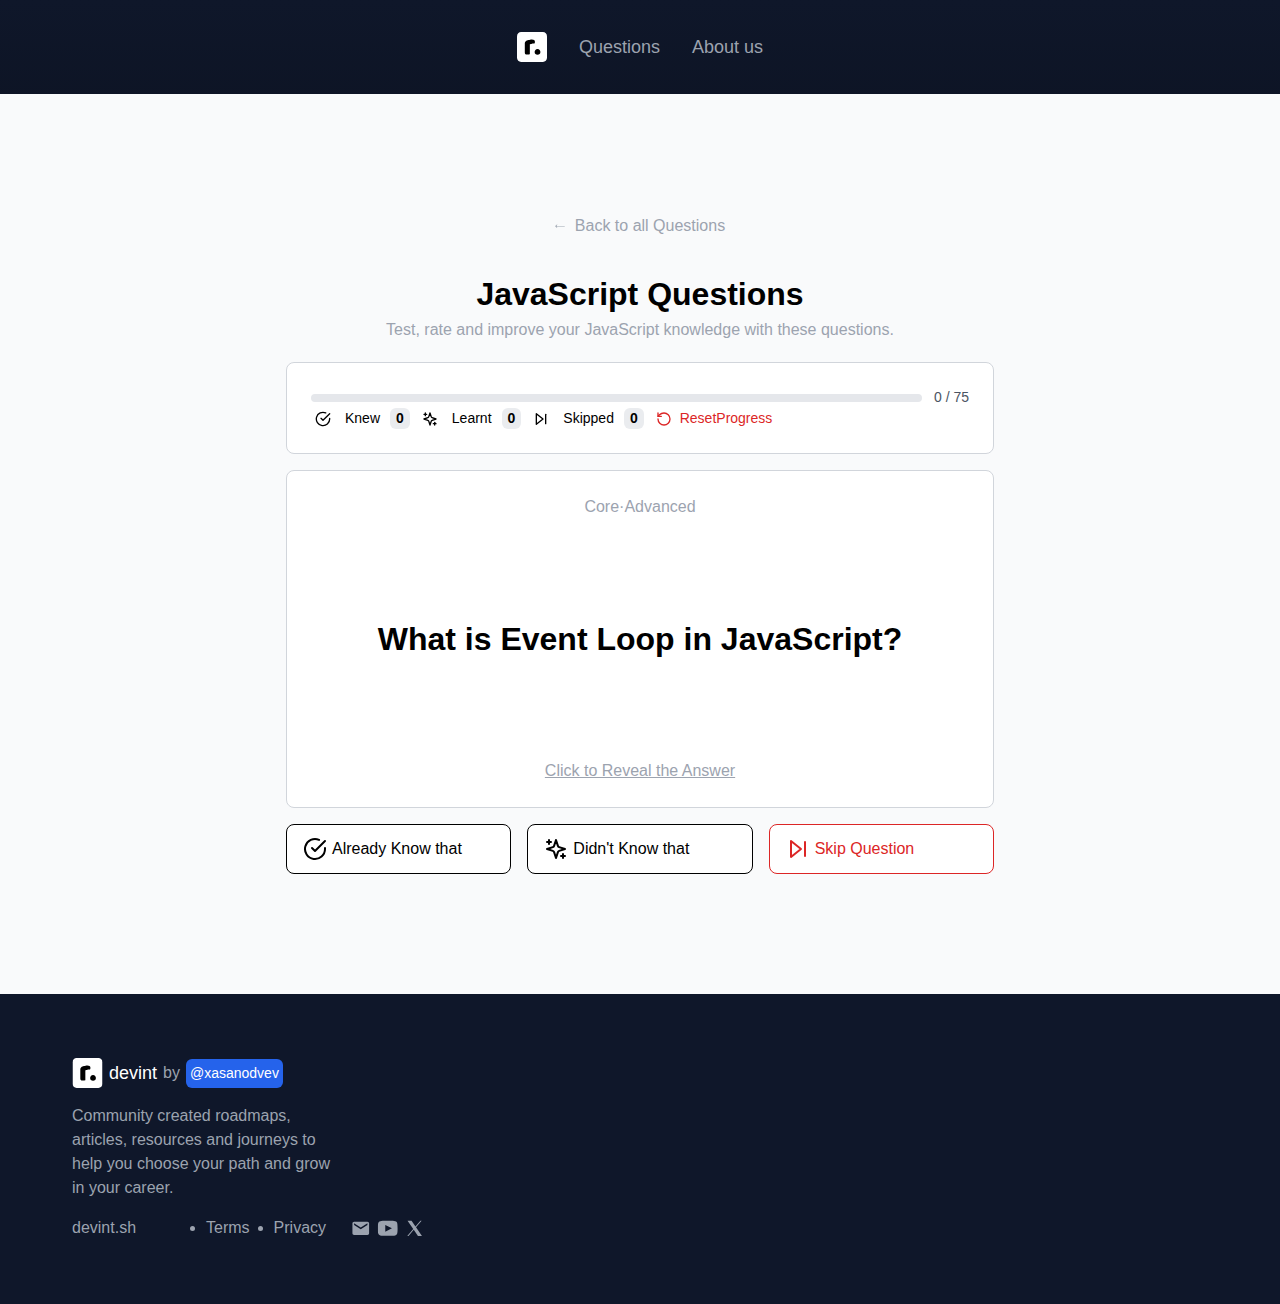
<file: pages/question-page.html>
<!DOCTYPE html>
<html lang="en">
  <head>
    <meta charset="UTF-8" />
    <meta http-equiv="X-UA-Compatible" content="IE=edge" />
    <meta name="viewport" content="width=device-width, initial-scale=1.0" />

    <!-- ================== Google Fonts links ================== -->

    <!-- ================== Css links ================== -->

    <link rel="stylesheet" href="../assets/styles/normalize.css" />
    <link rel="stylesheet" href="../assets/styles/style.css" />
    <link rel="stylesheet" href="../assets/styles/question.css" />

    <!-- ================== Website Title ================== -->
    <title>Document</title>
  </head>
  <body class="page">
    <!-- ================== Website Header Section ================== -->

    <header class="header container">
      <nav class="navbar">
        <ul class="navbar__list">
          <li class="navbar__item">
            <a href="../index.html" class="navbar__item-link">
              <svg
                width="30"
                height="30"
                viewBox="0 0 30 30"
                fill="none"
                xmlns="http://www.w3.org/2000/svg"
              >
                <g clip-path="url(#clip0_1_24)">
                  <path
                    d="M0 4.13428C0 1.85088 1.85088 0 4.13428 0H25.8657C28.149 0 30 1.85088 30 4.13428V25.8657C30 28.149 28.149 30 25.8657 30H4.13428C1.85088 30 0 28.149 0 25.8657V4.13428Z"
                    fill="white"
                  />
                  <path
                    d="M12.8496 22.3378C12.6517 22.3972 12.3351 22.4565 11.8998 22.5159C11.4843 22.5753 11.0489 22.6049 10.5938 22.6049C10.1584 22.6049 9.76272 22.5753 9.40654 22.5159C9.07007 22.4565 8.78322 22.3378 8.54576 22.1597C8.3083 21.9816 8.12025 21.7442 7.9818 21.4473C7.86307 21.1307 7.80371 20.7251 7.80371 20.2304V11.3258C7.80371 10.8707 7.88279 10.4848 8.04117 10.1682C8.21926 9.83182 8.46657 9.535 8.78322 9.27773C9.09986 9.02045 9.48562 8.79296 9.94081 8.59504C10.4157 8.37741 10.9203 8.18935 11.4546 8.03108C11.9989 7.87062 12.5545 7.75156 13.1168 7.6749C13.6854 7.57641 14.2613 7.52676 14.8383 7.52649C15.7882 7.52649 16.5401 7.71444 17.0942 8.09045C17.6482 8.44663 17.9253 9.04027 17.9253 9.87137C17.9253 10.1484 17.8856 10.4255 17.8065 10.7025C17.7274 10.9597 17.6284 11.1972 17.5097 11.4148C17.0836 11.4153 16.6577 11.4351 16.2334 11.4742C15.798 11.5137 15.3726 11.5731 14.9571 11.6523C14.5415 11.7315 14.1457 11.8205 13.7698 11.9194C13.4136 11.9986 13.1068 12.0975 12.8496 12.2162V22.3378ZM17.6382 19.9632C17.6382 19.1321 17.8954 18.4396 18.4099 17.8855C18.9245 17.3314 19.6269 17.0544 20.5174 17.0544C21.4078 17.0544 22.1102 17.3314 22.6248 17.8855C23.1393 18.4396 23.3965 19.1321 23.3965 19.9632C23.3965 20.7943 23.1392 21.4869 22.6248 22.041C22.1103 22.5951 21.4078 22.8721 20.5174 22.8721C19.6269 22.8721 18.9244 22.5951 18.4099 22.041C17.8955 21.4869 17.6382 20.7943 17.6382 19.9632Z"
                    fill="black"
                  />
                </g>
                <defs>
                  <clipPath id="clip0_1_24">
                    <rect width="30" height="30" fill="white" />
                  </clipPath>
                </defs>
              </svg>
            </a>
          </li>
          <li class="navbar__item">
            <a href="./questions-page.html" class="navbar__item-link"
              >Questions</a
            >
          </li>
          <li class="navbar__item">
            <a href="" class="navbar__item-link">About us</a>
          </li>
        </ul>
      </nav>
    </header>

    <!-- ================== Website Main Section ================== -->

    <main class="main">
      <a class="main-content_back-text" href="./questions-page.html">
        <svg
          width="10"
          height="4"
          viewBox="0 0 10 4"
          fill="none"
          xmlns="http://www.w3.org/2000/svg"
        >
          <path
            d="M1.879 3.85C1.58967 3.50467 1.291 3.206 0.983 2.954C0.675 2.702 0.357667 2.49667 0.0310002 2.338V2.086C0.675 1.75933 1.291 1.25533 1.879 0.574H2.369C2.21967 0.891333 2.07033 1.17133 1.921 1.414C1.77167 1.64733 1.627 1.84333 1.487 2.002V2.422C1.627 2.57133 1.77167 2.76733 1.921 3.01C2.07033 3.24333 2.21967 3.52333 2.369 3.85H1.879ZM1.417 2.506V1.918H9.719V2.506H1.417Z"
            fill="#9CA3AF"
          />
        </svg>
        Back to all Questions</a
      >
      <div class="main-content__text">
        <h1 class="main-content__title">JavaScript Questions</h1>
        <p class="main-content__subtitle">
          Test, rate and improve your JavaScript knowledge with these questions.
        </p>
      </div>
      <div class="rate__wrapper">
        <div class="rate-content__header rate-content">
          <div class="rate-content__inner">
            <div class="rate-content__progress"></div>
            <span class="rate-content__count">0 / 75</span>
          </div>
          <div class="rate-content__info">
            <span class="rate-content__info-knew rate-info">
              <svg
                xmlns="http://www.w3.org/2000/svg"
                width="24"
                height="24"
                viewBox="0 0 24 24"
                fill="none"
                stroke="currentColor"
                stroke-width="2"
                stroke-linecap="round"
                stroke-linejoin="round"
                class="mr-1 h-4"
              >
                <path d="M22 11.08V12a10 10 0 1 1-5.93-9.14"></path>
                <path d="m9 11 3 3L22 4"></path>
              </svg>
              <span>Knew</span>

              <span class="knew-count count"
                >0 <span class="mobile-text">Questions</span></span
              >
            </span>
            <span class="rate-content__info-learnt rate-info">
              <svg
                xmlns="http://www.w3.org/2000/svg"
                width="24"
                height="24"
                viewBox="0 0 24 24"
                fill="none"
                stroke="currentColor"
                stroke-width="2"
                stroke-linecap="round"
                stroke-linejoin="round"
                class="mr-1 h-4"
              >
                <path
                  d="m12 3-1.912 5.813a2 2 0 0 1-1.275 1.275L3 12l5.813 1.912a2 2 0 0 1 1.275 1.275L12 21l1.912-5.813a2 2 0 0 1 1.275-1.275L21 12l-5.813-1.912a2 2 0 0 1-1.275-1.275L12 3Z"
                ></path>
                <path d="M5 3v4"></path>
                <path d="M19 17v4"></path>
                <path d="M3 5h4"></path>
                <path d="M17 19h4"></path>
              </svg>

              <span>Learnt</span>
              <span class="learnt-count count"
                >0 <span class="mobile-text">Questions</span>
              </span>
            </span>
            <span class="rate-content__info-skipped rate-info">
              <svg
                xmlns="http://www.w3.org/2000/svg"
                width="24"
                height="24"
                viewBox="0 0 24 24"
                fill="none"
                stroke="currentColor"
                stroke-width="2"
                stroke-linecap="round"
                stroke-linejoin="round"
                class="mr-1 h-4"
              >
                <polygon points="5 4 15 12 5 20 5 4"></polygon>
                <line x1="19" x2="19" y1="5" y2="19"></line>
              </svg>

              <span>Skipped</span>
              <span class="skipped-count count"
                >0 <span class="mobile-text">Questions</span>
              </span>
            </span>

            <button class="reset-progress">
              <svg
                xmlns="http://www.w3.org/2000/svg"
                width="24"
                height="24"
                viewBox="0 0 24 24"
                fill="none"
                stroke="currentColor"
                stroke-width="2"
                stroke-linecap="round"
                stroke-linejoin="round"
                class="mr-1 h-4"
              >
                <path
                  d="M3 12a9 9 0 1 0 9-9 9.75 9.75 0 0 0-6.74 2.74L3 8"
                ></path>
                <path d="M3 3v5h5"></path>
              </svg>
              ResetProgress
            </button>
          </div>
        </div>

        <div class="rate-content__answer-content rate-content">
          <div class="answer-content">
            <p class="answer-content__topic">Core·Advanced</p>
            <h1 class="answer-content__question">
              What is Event Loop in JavaScript?
            </h1>
            <button class="answer-content__reveal-answer open-close-button">
              Click to Reveal the Answer
            </button>
          </div>
          <div class="solution-content">
            <p class="solution-content__answer">
              The Event loop is one the most important aspect to understand in
              JavaScript. It is the mechanism that allows JavaScript to perform
              non-blocking operations. It is the reason why we can use
              asynchronous code in JavaScript. The Event loop is a loop that
              constantly checks if there are any tasks that need to be executed.
              If there are, it will execute them. If there are no tasks to
              execute, it will wait for new tasks to arrive.
            </p>
            <button class="solution-content__reveal-answer open-close-button">
              Hide the Answer
            </button>
          </div>
        </div>

        <div class="rate-content__buttons">
          <button class="know-that know-button">
            <svg
              xmlns="http://www.w3.org/2000/svg"
              width="24"
              height="24"
              viewBox="0 0 24 24"
              fill="none"
              stroke="currentColor"
              stroke-width="2"
              stroke-linecap="round"
              stroke-linejoin="round"
              class="mr-1 h-4 text-current"
            >
              <path d="M22 11.08V12a10 10 0 1 1-5.93-9.14"></path>
              <path d="m9 11 3 3L22 4"></path>
            </svg>
            Already Know that
          </button>
          <button class="not-know-that know-button">
            <svg
              xmlns="http://www.w3.org/2000/svg"
              width="24"
              height="24"
              viewBox="0 0 24 24"
              fill="none"
              stroke="currentColor"
              stroke-width="2"
              stroke-linecap="round"
              stroke-linejoin="round"
              class="mr-1 h-4 text-current"
            >
              <path
                d="m12 3-1.912 5.813a2 2 0 0 1-1.275 1.275L3 12l5.813 1.912a2 2 0 0 1 1.275 1.275L12 21l1.912-5.813a2 2 0 0 1 1.275-1.275L21 12l-5.813-1.912a2 2 0 0 1-1.275-1.275L12 3Z"
              ></path>
              <path d="M5 3v4"></path>
              <path d="M19 17v4"></path>
              <path d="M3 5h4"></path>
              <path d="M17 19h4"></path>
            </svg>
            Didn't Know that
          </button>
          <button class="skip-question">
            <svg
              xmlns="http://www.w3.org/2000/svg"
              width="24"
              height="24"
              viewBox="0 0 24 24"
              fill="none"
              stroke="currentColor"
              stroke-width="2"
              stroke-linecap="round"
              stroke-linejoin="round"
              class="mr-1 h-4"
            >
              <polygon points="5 4 15 12 5 20 5 4"></polygon>
              <line x1="19" x2="19" y1="5" y2="19"></line>
            </svg>
            Skip Question
          </button>
        </div>
      </div>
    </main>

    <!-- ================== Website Footer Section ================== -->

    <footer class="footer">
      <div class="container">
        <div class="about-content__wrapper">
          <div class="about-content">
            <p class="about__title">
              <svg
                width="31"
                height="30"
                viewBox="0 0 31 30"
                fill="none"
                xmlns="http://www.w3.org/2000/svg"
              >
                <g clip-path="url(#clip0_1_463)">
                  <path
                    d="M0.5 4.13428C0.5 1.85088 2.35088 0 4.63428 0H26.3657C28.649 0 30.5 1.85088 30.5 4.13428V25.8657C30.5 28.149 28.649 30 26.3657 30H4.63428C2.35088 30 0.5 28.149 0.5 25.8657V4.13428Z"
                    fill="white"
                  />
                  <path
                    d="M13.3496 22.3379C13.1517 22.3973 12.8351 22.4566 12.3998 22.516C11.9843 22.5754 11.5489 22.6051 11.0938 22.6051C10.6584 22.6051 10.2627 22.5754 9.90654 22.516C9.57007 22.4566 9.28322 22.3379 9.04576 22.1598C8.8083 21.9817 8.62025 21.7443 8.4818 21.4475C8.36307 21.1308 8.30371 20.7252 8.30371 20.2305V11.3259C8.30371 10.8708 8.38279 10.485 8.54117 10.1683C8.71926 9.83195 8.96657 9.53513 9.28322 9.27785C9.59986 9.02057 9.98562 8.79308 10.4408 8.59516C10.9157 8.37753 11.4203 8.18947 11.9546 8.03121C12.4989 7.87075 13.0545 7.75168 13.6168 7.67502C14.1854 7.57653 14.7613 7.52688 15.3383 7.52661C16.2882 7.52661 17.0401 7.71456 17.5942 8.09057C18.1482 8.44675 18.4253 9.04039 18.4253 9.87149C18.4253 10.1485 18.3856 10.4256 18.3065 10.7026C18.2274 10.9599 18.1284 11.1973 18.0097 11.415C17.5836 11.4155 17.1577 11.4353 16.7334 11.4743C16.298 11.5139 15.8726 11.5732 15.4571 11.6524C15.0415 11.7316 14.6457 11.8206 14.2698 11.9195C13.9136 11.9987 13.6068 12.0976 13.3496 12.2164V22.3379ZM18.1382 19.9634C18.1382 19.1323 18.3954 18.4397 18.9099 17.8856C19.4245 17.3315 20.1269 17.0545 21.0174 17.0545C21.9078 17.0545 22.6102 17.3315 23.1248 17.8856C23.6393 18.4397 23.8965 19.1323 23.8965 19.9634C23.8965 20.7945 23.6392 21.487 23.1248 22.0411C22.6103 22.5952 21.9078 22.8722 21.0174 22.8722C20.1269 22.8722 19.4244 22.5952 18.9099 22.0411C18.3955 21.487 18.1382 20.7945 18.1382 19.9634Z"
                    fill="black"
                  />
                </g>
                <defs>
                  <clipPath id="clip0_1_463">
                    <rect
                      width="30"
                      height="30"
                      fill="white"
                      transform="translate(0.5)"
                    />
                  </clipPath>
                </defs>
              </svg>
              <span class="about__title-name">devint</span>
              by
              <span class="about__title-username">@xasanodvev</span>
            </p>
            <p class="about__subtitle">
              Community created roadmaps, articles, resources and journeys to
              help you choose your path and grow in your career.
            </p>
            <div class="about__socials">
              <a class="about__socials-website" href="">devint.sh</a>
              <ul class="about__socials-content">
                <li class="about__socials-item">
                  <a class="about__socials-terms" href="">Terms</a>
                </li>
                <li class="about__socials-item">
                  <a class="about__socials-privacy" href="">Privacy</a>
                </li>
                <li class="about__socials-item socials">
                  <a href="">
                    <svg
                      width="21"
                      height="21"
                      viewBox="0 0 21 21"
                      fill="none"
                      xmlns="http://www.w3.org/2000/svg"
                    >
                      <path
                        d="M17.4323 3.63013H4.09898C3.18231 3.63013 2.44065 4.38013 2.44065 5.29679L2.43231 15.2968C2.43231 16.2135 3.18231 16.9635 4.09898 16.9635H17.4323C18.349 16.9635 19.099 16.2135 19.099 15.2968V5.29679C19.099 4.38013 18.349 3.63013 17.4323 3.63013ZM17.4323 6.96346L10.7656 11.1301L4.09898 6.96346V5.29679L10.7656 9.46346L17.4323 5.29679V6.96346Z"
                        fill="#9CA3AF"
                      />
                    </svg>
                  </a>
                  <a href=""
                    ><svg
                      width="21"
                      height="21"
                      viewBox="0 0 21 21"
                      fill="none"
                      xmlns="http://www.w3.org/2000/svg"
                    >
                      <g clip-path="url(#clip0_1_475)">
                        <path
                          d="M17.1115 2.95031C14.1081 2.74531 7.41896 2.74615 4.41979 2.95031C1.17229 3.17198 0.789792 5.13365 0.765625 10.297C0.789792 15.4511 1.16896 17.4211 4.41979 17.6436C7.41979 17.8478 14.1081 17.8486 17.1115 17.6436C20.359 17.422 20.7415 15.4603 20.7656 10.297C20.7415 5.14281 20.3623 3.17281 17.1115 2.95031ZM8.26562 13.6303V6.96365L14.9323 10.2911L8.26562 13.6303Z"
                          fill="#9CA3AF"
                        />
                      </g>
                      <defs>
                        <clipPath id="clip0_1_475">
                          <rect
                            width="20"
                            height="20"
                            fill="white"
                            transform="translate(0.765625 0.296875)"
                          />
                        </clipPath>
                      </defs>
                    </svg>
                  </a>
                  <a href=""
                    ><svg
                      width="21"
                      height="21"
                      viewBox="0 0 21 21"
                      fill="none"
                      xmlns="http://www.w3.org/2000/svg"
                    >
                      <path
                        d="M3.53358 2.69678L9.2203 10.9874L3.25702 17.8968H4.52811L9.78358 11.8077L13.9601 17.8968H17.9656L12.0148 9.22178L17.6469 2.69678H16.3765L11.4523 8.40146L7.53905 2.69678H3.53358Z"
                        fill="#9CA3AF"
                      />
                    </svg>
                  </a>
                </li>
              </ul>
            </div>
          </div>
        </div>
      </div>
    </footer>

    <!-- ================== Javascript Links ================== -->
    <script src="../js/app.js"></script>
  </body>
</html>
</file>
<file: assets/styles/style.css>
:root {
  --primary-color: #9ca3af;
  --secondary-color: #94a3b8;
}

body {
  font-family: sans-serif;
  background-image: linear-gradient(
    to bottom,
    #0f172a,
    #000
  ); /* Replace these color codes with your desired gradient colors */
}

.container {
  margin: 0 auto;
  padding: 0 2rem;
  max-width: 1200px;
  width: 100%;
}

/*=== Header ===*/

.navbar {
  position: relative;
  padding: 32px 0;
}
.navbar__list {
  display: flex;
  align-items: center;
  justify-content: center;
  gap: 32px;
}
.navbar__item {
  list-style-type: none;
}
.navbar__item-link {
  text-decoration: none;
  color: var(--primary-color);
  font-size: 18px;
  transition: 0.2s ease-in-out;
}
.navbar__item-link:hover {
  color: #ccd3e0;
}
.navbar__item-link:active {
  color: #85878a;
}



/* === Footer --> About Content === */

.footer {
  position: relative;
  padding: 64px 0;
  background-color: #0f172a;
  bottom: 0;
  color: var(--primary-color);
}

.about__title {
  display: flex;
  align-items: center;
  gap: 6px;
}
.about__title-name {
  font-size: 18px;
  color: white;
}
.about__title-username {
  padding: 4px;
  border-radius: 6px;
  background-color: #2563eb;
  font-size: 14px;
  color: white;
}
.about__subtitle {
  max-width: 270px;
  padding-top: 16px;
}
.about__socials {
  padding-top: 16px;
}
.about__socials,
.about__socials-content,
.about__socials-item.socials {
  display: flex;
  align-items: center;
  gap: 6px;
}
.about__socials-content {
  gap: 24px;
  padding-left: 64px;
}
.about__socials-item a,
.about__socials-website {
  color: var(--primary-color);
  text-decoration: none;
}
.about__socials-item:hover,
.about__socials-website:hover {
  text-decoration: underline;
}
</file>
<file: assets/styles/index.css>
/* === Main === */

.hero {
  padding: 92px 0;
  text-align: center;
}

.hero__info-content_title {
  font-size: 48px;
  font-weight: bolder;
  background: linear-gradient(to bottom, #fffbeb, #a855f7);
  -webkit-background-clip: text;
  color: transparent;
  display: inline-block;
}
.hero__info-content_subtitle {
  font-size: 18px;
  line-height: 1.47;
  letter-spacing: 1.1px;
  color: var(--primary-color);
  margin-top: 24px;
  max-width: 830px;
  text-align: center;
  margin: auto;
}

.divisor {
  position: relative;
  width: 100%;
  display: flex;
  align-items: center;
  justify-content: center;
}
.divisor__element {
  width: 100%;
  height: 1px;
  background-color: #9ca3af6c;
  position: absolute;
  z-index: -1;
}
.divisor__title {
  color: var(--secondary-color);
  border-radius: 8px;
  padding: 4px 12px;
  border: 1px solid #9ca3af6c;
  background: #0f172a;
}

/* === Questions Card === */

.card {
  position: relative;
  display: inline-block;
  width: 100%;
  padding: 14px;
  border: 1px solid #1e293b;
  border-radius: 8px;
  text-decoration: none;
  background-color: #0f172a;
  color: var(--secondary-color);
}
.card:hover {
  border: 1px solid var(--secondary-color);
}
.card svg {
  position: absolute;
  right: 6px;
  top: 6px;
}
/* .card svg:hover path{
  fill: var(--secondary-color);
  stroke: var(--primary-color);
} */

/* === Main Cards Content === */

.main-content__wrapper {
  padding: 56px 0;
  display: grid;
  gap: 8px;
  grid-template-columns: repeat(auto-fit, minmax(300px, 3fr));
}

@media screen and (max-width:550px) {
  .hero__info-content_title {
    font-size: 36px;
  }
}
</file>
<file: assets/styles/question.css>
.main {
  background-color: #f9fafb;
  padding: 120px 16px;
  text-align: center;
}
.main-content__text {
  margin: 32px 0 20px;
}
.main-content_back-text {
  color: var(--primary-color);
  display: flex;
  align-items: center;
  justify-content: center;
  gap: 10px;
  text-decoration: none;
  transition: all 0.2s ease-in-out;
}
.mobile-text {
  display: none;
}
.main-content_back-text:hover {
  text-decoration: underline;
}
.main-content_back-text:hover svg {
  transform: translateX(-10px);
  transition: all 0.2s ease-in-out;
}
.main-content__subtitle {
  color: var(--primary-color);
  font-weight: normal;
}
.rate__wrapper {
  max-width: 708px;
  margin: auto;
  display: flex;
  flex-direction: column;
  gap: 16px;
  overflow: hidden;
}
.rate-content {
  border-radius: 8px;
  border: 1px solid #d1d5db;
  background: #fff;
  padding: 24px;
}
.rate-content__answer-content {
  position: relative;
  overflow: hidden;
}
.rate-content__inner {
  display: flex;
  align-items: center;
  justify-content: center;
  gap: 12px;
}
.rate-content__inner .rate-content__count {
  color: #4b5563;
  font-size: 14px;
}
.rate-content__progress {
  flex-grow: 1;
  background-color: #e5e7eb;
  padding: 4px;
  border-radius: 4px;
}
.rate-content__info {
  display: flex;
  align-items: center;
  justify-content: flex-start;
  gap: 8px;
  font-size: 14px;
}
.rate-content__info svg {
  width: 24px;
  height: 16px;
}
.rate-content__info .rate-info {
  display: flex;
  align-items: center;
  gap: 10px;
}
.rate-content__info .count {
  padding: 0 6px;
  display: flex;
  gap: 4px;
  font-weight: bold;
  background-color: #e5e7ebcc;
  border-radius: 6px;
}
.rate-content__info .reset-progress {
  border: none;
  background-color: transparent;
  outline: none;
  display: flex;
  align-items: center;
  gap: 4px;
  cursor: pointer;
  color: #dc2626;
}
.rate-content__info .reset-progress:hover {
  color: #801d1d;
}
.answer-content__topic {
  font-size: 16px;
  color: var(--primary-color);
  text-align: center;
}
.answer-content__question {
  max-width: 550px;
  margin: auto;
  padding: 96px 0;
}

.solution-content {
  position: absolute;
  top: 0;
  left: 0;
  padding: 32px 0;
  background-color: #e5e5e5;
  transform: translateY(100%);
  width: 100%;
  height: 100%;
  transition: 0.2s ease-in-out;
  overflow-y: scroll;
}
.solution-content.active {
  transform: translateY(0%);
}

.answer-content__reveal-answer,
.solution-content__reveal-answer {
  border: none;
  outline: none;
  font-size: 16px;
  background-color: transparent;
  cursor: pointer;
  text-decoration: underline;
  color: var(--primary-color);
  transition: 0.2s ease-in-out;
}
.solution-content__reveal-answer {
  padding-top: 16px;
}

.solution-content__answer {
  font-size: 20px;
  padding: 0 16px;
  letter-spacing: 1.1px;
  line-height: 1.44;
  max-width: 560px;
  margin: auto;
}
.answer-content__reveal-answer:hover {
  color: #000;
}
.rate-content__buttons {
  display: flex;
  align-items: center;
  flex-wrap: wrap;
  justify-content: center;
  gap: 16px;
}
.rate-content__buttons button {
  display: flex;
  white-space: nowrap;
  border-radius: 8px;
  align-items: center;
  gap: 5px;
  padding: 12px 16px;
  flex: 1;
  background-color: white;
  font-size: 16px;
  border: 1px solid #000;
  cursor: pointer;
  transition: 0.1s ease-in-out;
}
.rate-content__buttons .skip-question {
  color: #dc2626;
  border: 1px solid #dc2626;
}
.rate-content__buttons .know-button {
}
.rate-content__buttons .know-button:hover {
  background-color: #000;
  color: white;
}
.rate-content__buttons .skip-question:hover {
  color: white;
  background-color: #dc2626;
}

@media screen and (max-width:550px) {
  .rate-content__info {
    flex-direction: column;
    justify-content: flex-start;
    align-items: flex-start;
  }
  .mobile-text {
    display: block;
  }
}
</file>
